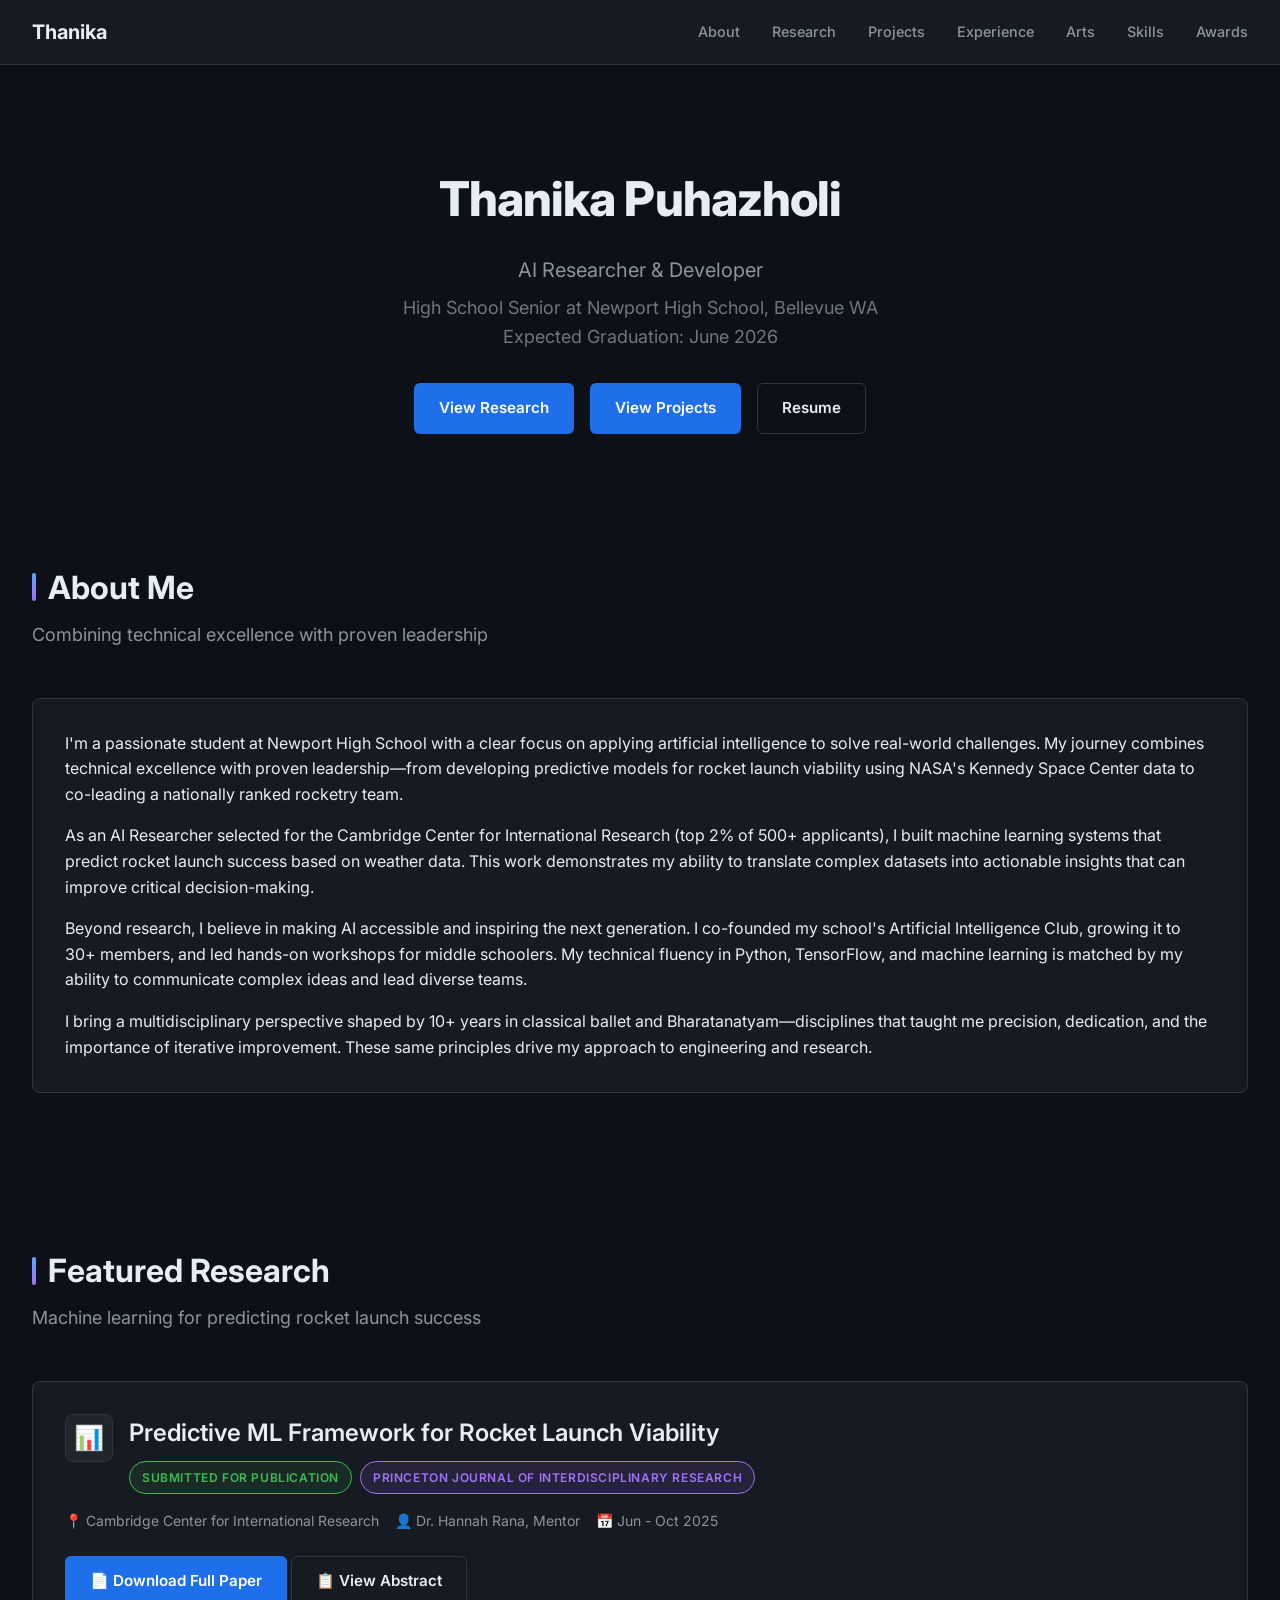
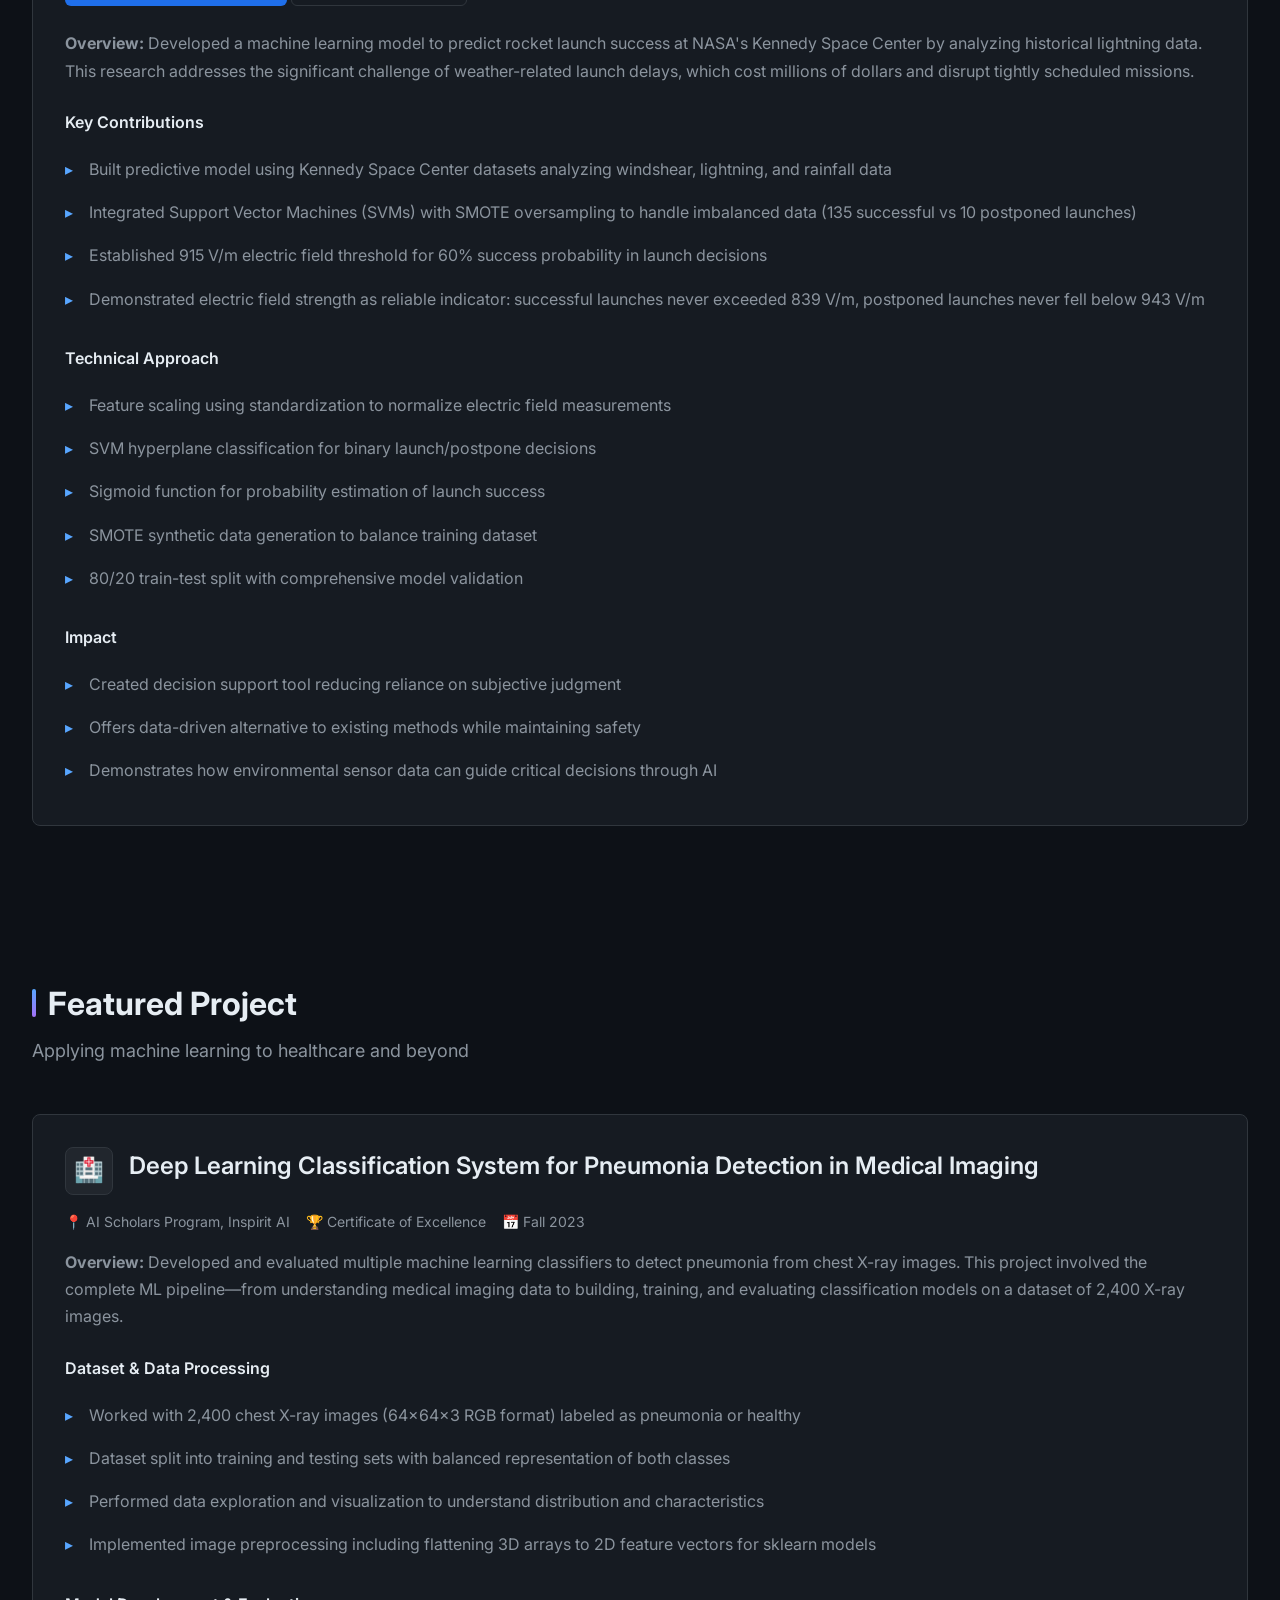
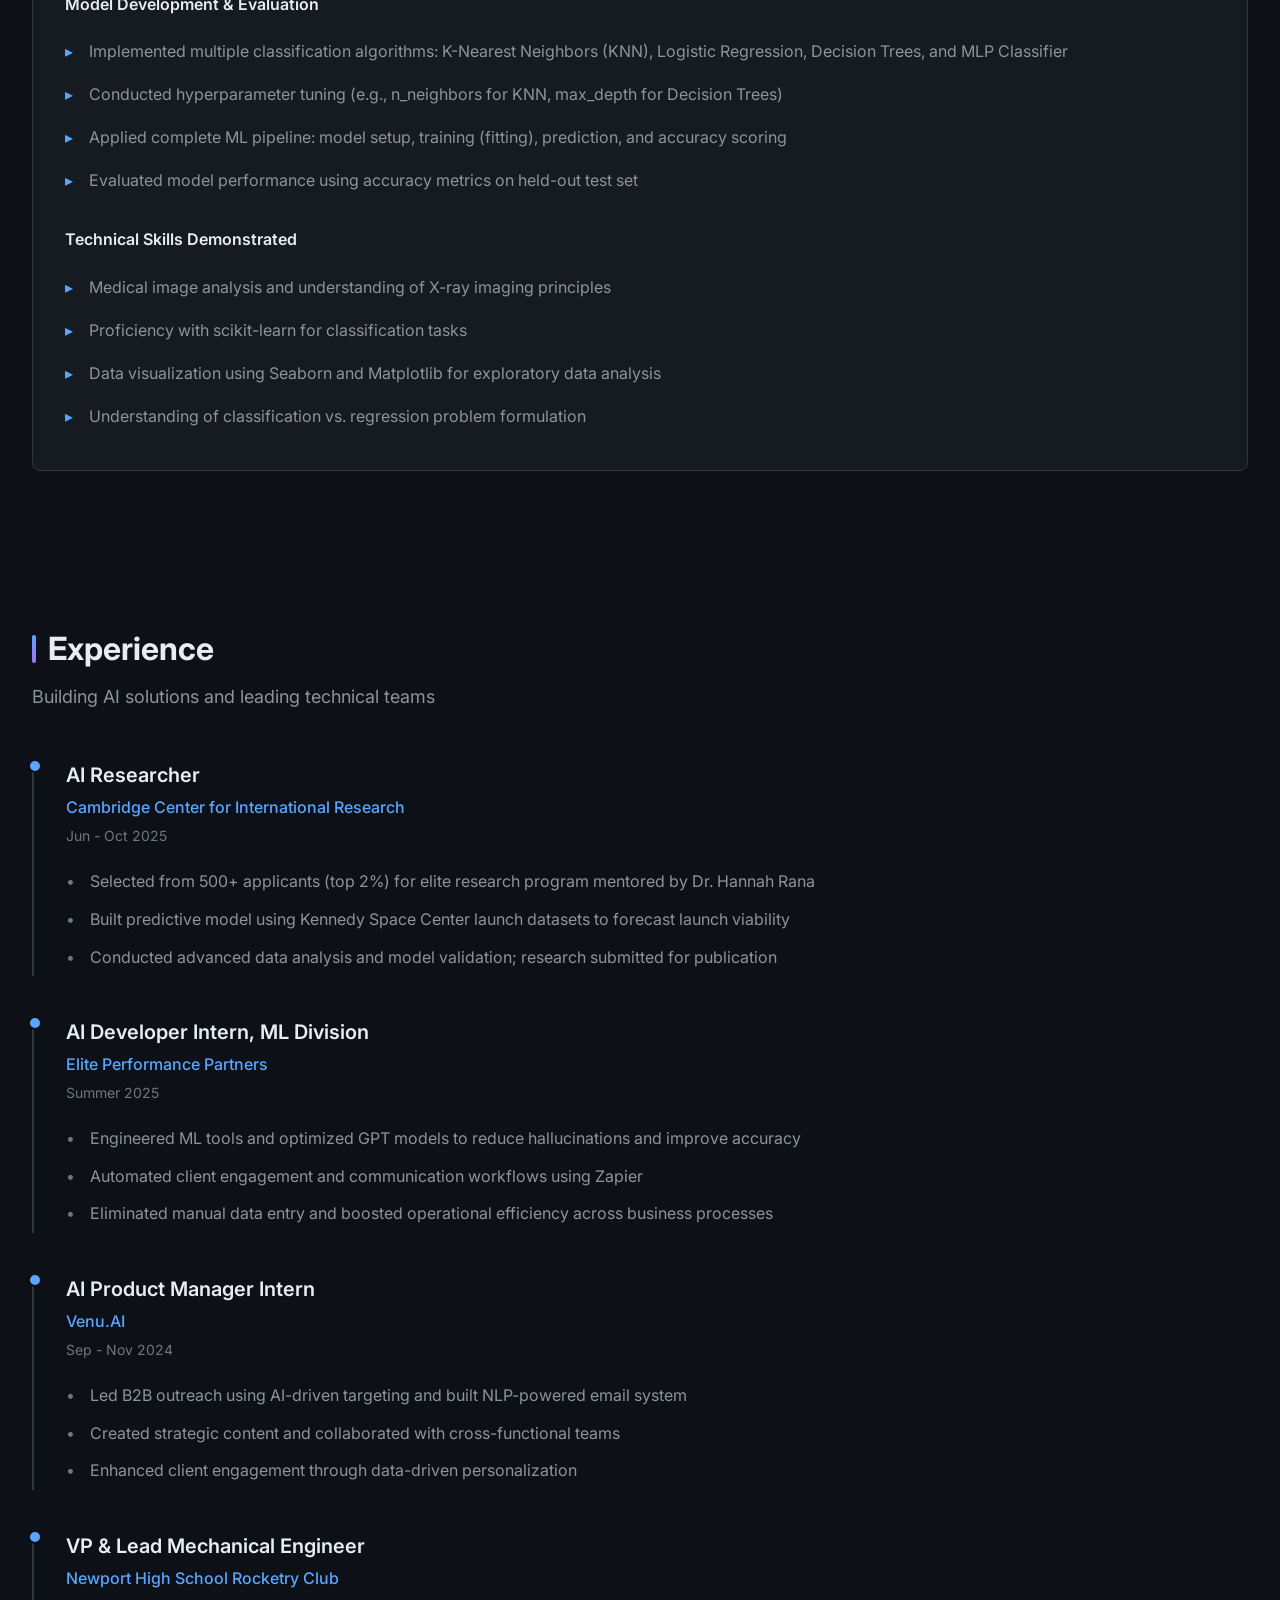
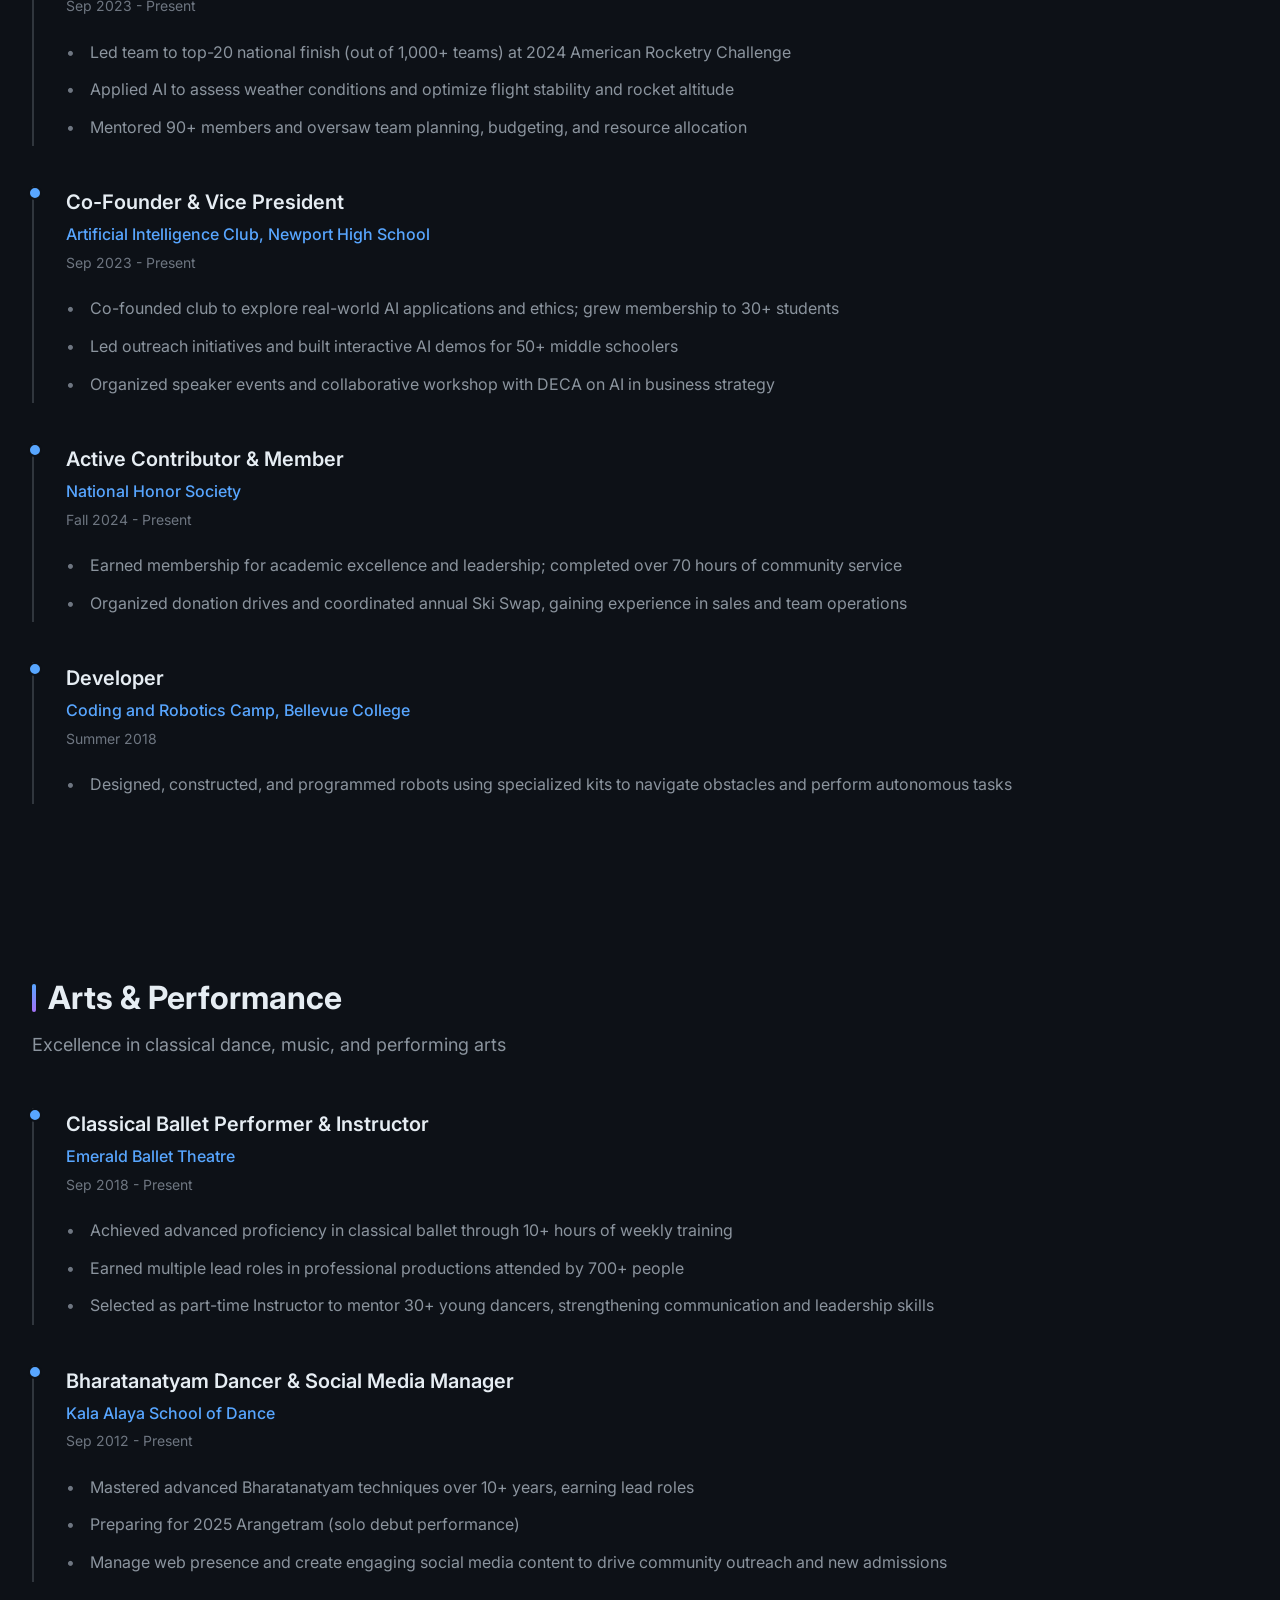
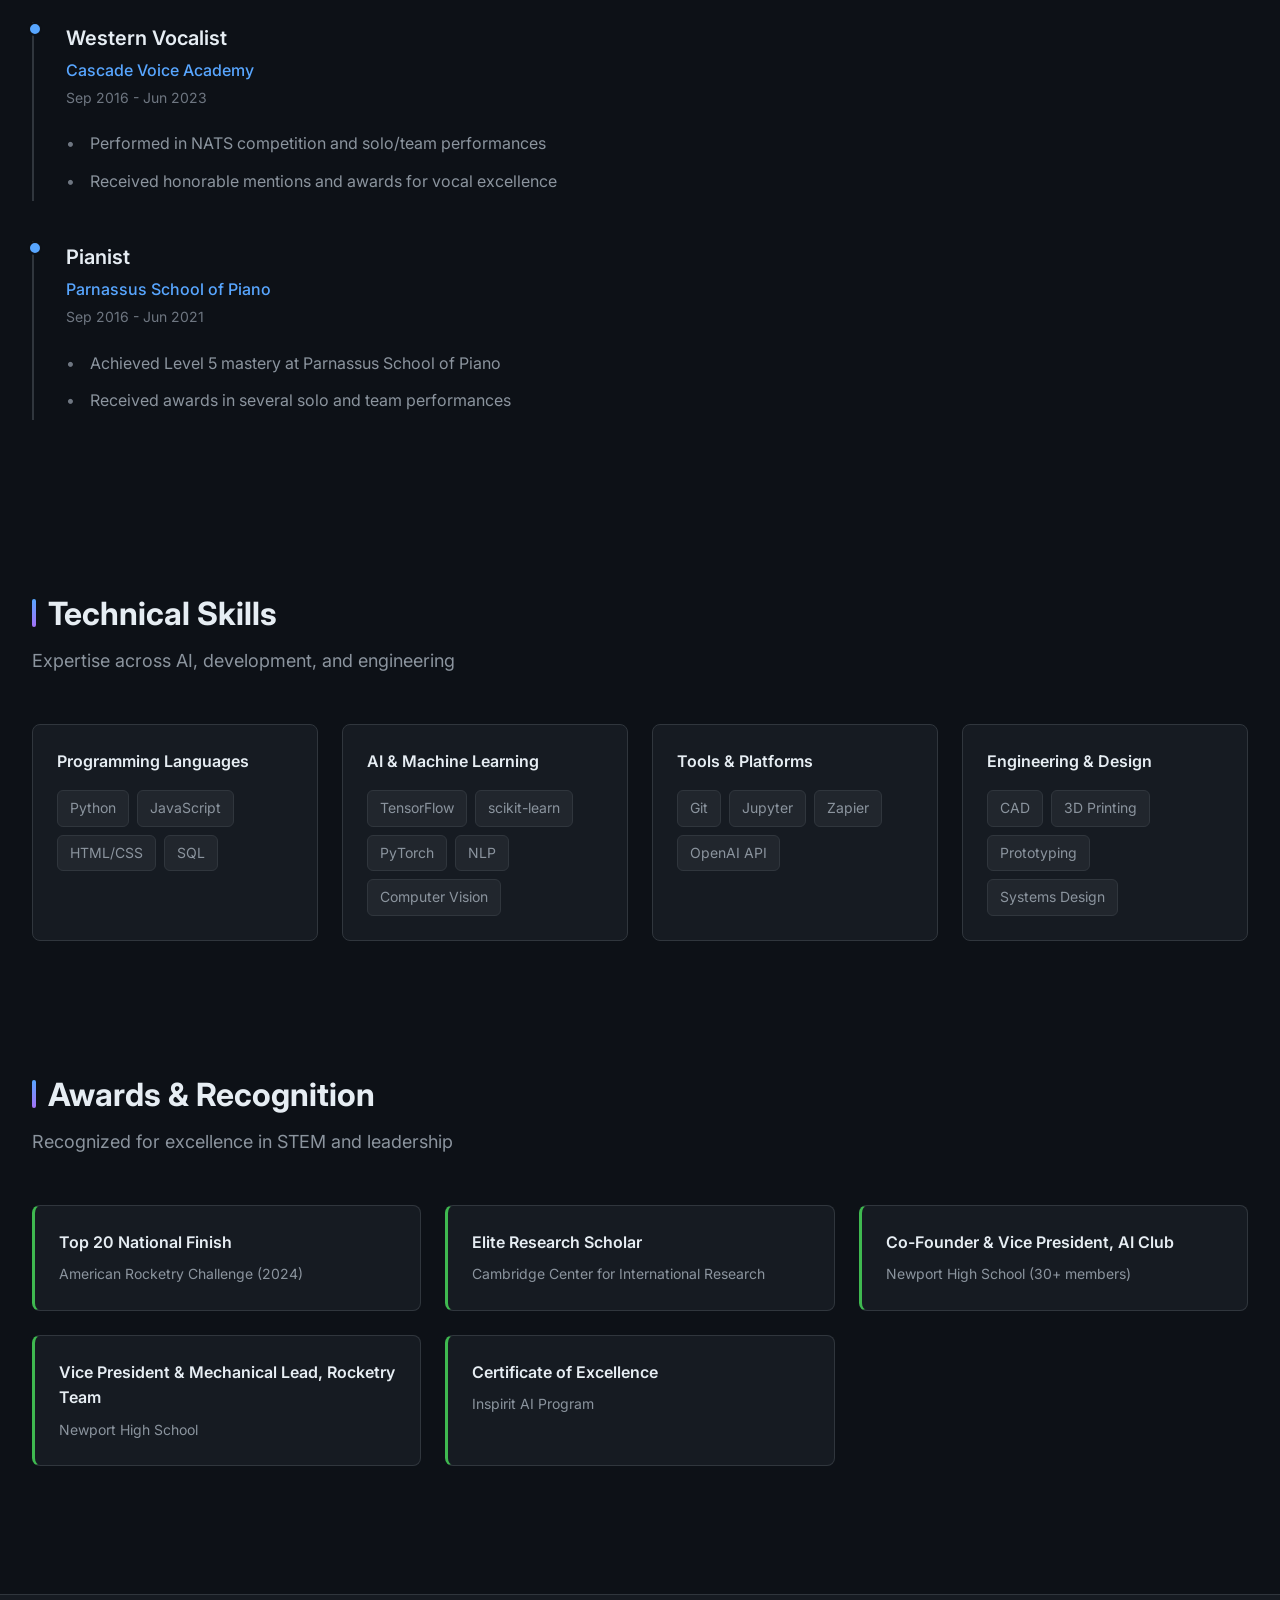
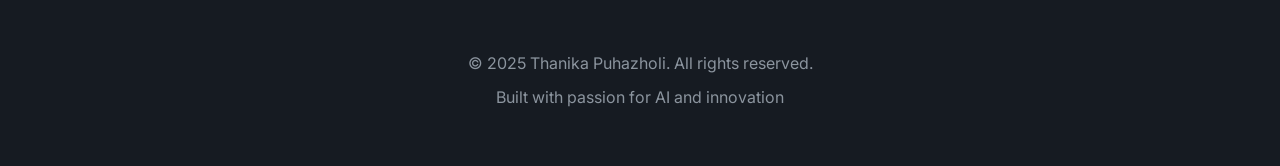
<file: index.html>
<!DOCTYPE html>
<html lang="en">
<head>
    <meta charset="UTF-8">
    <meta name="viewport" content="width=device-width, initial-scale=1.0">
    <title>Thanika Puhazholi - High School Senior, AI Researcher & Developer</title>
     <!-- Custom T favicon -->
    <link rel="icon" href="data:image/svg+xml,<svg xmlns='http://www.w3.org/2000/svg' viewBox='0 0 100 100'><rect width='100' height='100' fill='%231f6feb'/><text x='50' y='75' font-size='70' text-anchor='middle' fill='white' font-family='Inter, sans-serif' font-weight='bold'>T</text></svg>">
    <link href="https://fonts.googleapis.com/css2?family=Inter:wght@300;400;500;600;700;800&display=swap" rel="stylesheet">

    <style>
        * {
            margin: 0;
            padding: 0;
            box-sizing: border-box;
        }

        :root {
            --bg-primary: #0d1117;
            --bg-secondary: #161b22;
            --bg-tertiary: #21262d;
            --bg-hover: #30363d;
            --border: #30363d;
            --text-primary: #e6edf3;
            --text-secondary: #8b949e;
            --text-muted: #6e7681;
            --accent-primary: #58a6ff;
            --accent-secondary: #1f6feb;
            --accent-tertiary: #388bfd;
            --success: #3fb950;
            --warning: #d29922;
            --purple: #a371f7;
            --shadow: rgba(0, 0, 0, 0.5);
        }

        body {
            font-family: 'Inter', -apple-system, BlinkMacSystemFont, 'Segoe UI', sans-serif;
            background: var(--bg-primary);
            color: var(--text-primary);
            line-height: 1.6;
            -webkit-font-smoothing: antialiased;
        }

        /* Header */
        header {
            background: var(--bg-secondary);
            border-bottom: 1px solid var(--border);
            padding: 1rem 0;
            position: sticky;
            top: 0;
            z-index: 100;
            backdrop-filter: blur(10px);
        }

        nav {
            max-width: 1280px;
            margin: 0 auto;
            padding: 0 2rem;
            display: flex;
            justify-content: space-between;
            align-items: center;
        }

        .logo {
            font-size: 1.25rem;
            font-weight: 700;
            color: var(--text-primary);
            text-decoration: none;
        }

        .nav-links {
            display: flex;
            gap: 2rem;
            list-style: none;
        }

        .nav-links a {
            color: var(--text-secondary);
            text-decoration: none;
            font-weight: 500;
            font-size: 0.9rem;
            transition: color 0.2s;
        }

        .nav-links a:hover {
            color: var(--text-primary);
        }

        /* Container */
        .container {
            max-width: 1280px;
            margin: 0 auto;
            padding: 0 2rem;
        }

        /* Hero Section */
        .hero {
            padding: 6rem 0 4rem;
            text-align: center;
        }

        .hero h1 {
            font-size: 3rem;
            font-weight: 800;
            margin-bottom: 1rem;
            letter-spacing: -0.02em;
        }

        .hero-subtitle {
            font-size: 1.25rem;
            color: var(--text-secondary);
            margin-bottom: 0.5rem;
        }

        .hero-description {
            font-size: 1.125rem;
            color: var(--text-muted);
            max-width: 600px;
            margin: 0 auto 2rem;
        }

        .hero-buttons {
            display: flex;
            gap: 1rem;
            justify-content: center;
            flex-wrap: wrap;
        }

        .btn {
            padding: 0.75rem 1.5rem;
            border-radius: 6px;
            text-decoration: none;
            font-weight: 600;
            font-size: 0.95rem;
            transition: all 0.2s;
            display: inline-flex;
            align-items: center;
            gap: 0.5rem;
        }

        .btn-primary {
            background: var(--accent-secondary);
            color: white;
            border: 1px solid transparent;
        }

        .btn-primary:hover {
            background: var(--accent-tertiary);
        }

        .btn-secondary {
            background: transparent;
            color: var(--text-primary);
            border: 1px solid var(--border);
        }

        .btn-secondary:hover {
            border-color: var(--text-secondary);
        }

        /* Section */
        section {
            padding: 4rem 0;
        }

        .section-header {
            margin-bottom: 3rem;
        }

        .section-title {
            font-size: 2rem;
            font-weight: 700;
            margin-bottom: 0.5rem;
            display: flex;
            align-items: center;
            gap: 0.75rem;
        }

        .section-title::before {
            content: '';
            width: 4px;
            height: 28px;
            background: linear-gradient(180deg, var(--accent-primary), var(--purple));
            border-radius: 2px;
        }

        .section-description {
            color: var(--text-secondary);
            font-size: 1.125rem;
        }

        /* Cards */
        .card {
            background: var(--bg-secondary);
            border: 1px solid var(--border);
            border-radius: 8px;
            padding: 2rem;
            margin-bottom: 1.5rem;
            transition: all 0.2s;
        }

        .card:hover {
            border-color: var(--text-muted);
            box-shadow: 0 8px 24px var(--shadow);
        }

        .card-header {
            display: flex;
            align-items: flex-start;
            gap: 1rem;
            margin-bottom: 1rem;
        }

        .card-icon {
            width: 48px;
            height: 48px;
            background: var(--bg-tertiary);
            border: 1px solid var(--border);
            border-radius: 8px;
            display: flex;
            align-items: center;
            justify-content: center;
            font-size: 1.5rem;
            flex-shrink: 0;
        }

        .card-title {
            font-size: 1.5rem;
            font-weight: 600;
            margin-bottom: 0.5rem;
        }

        .card-meta {
            display: flex;
            flex-wrap: wrap;
            gap: 1rem;
            margin-bottom: 1rem;
            font-size: 0.875rem;
            color: var(--text-secondary);
        }

        .badge {
            display: inline-block;
            padding: 0.375rem 0.75rem;
            background: var(--bg-tertiary);
            border: 1px solid var(--border);
            border-radius: 20px;
            font-size: 0.75rem;
            font-weight: 600;
            text-transform: uppercase;
            letter-spacing: 0.05em;
        }

        .badge-success {
            background: rgba(63, 185, 80, 0.1);
            border-color: var(--success);
            color: var(--success);
        }

        .badge-warning {
            background: rgba(210, 153, 34, 0.1);
            border-color: var(--warning);
            color: var(--warning);
        }

        .badge-purple {
            background: rgba(163, 113, 247, 0.1);
            border-color: var(--purple);
            color: var(--purple);
        }

        .card-content {
            color: var(--text-secondary);
            line-height: 1.7;
        }

        .card-content h4 {
            color: var(--text-primary);
            font-weight: 600;
            margin: 1.5rem 0 0.75rem;
            font-size: 1rem;
        }

        .card-content ul {
            list-style: none;
            padding-left: 0;
        }

        .card-content li {
            padding: 0.5rem 0 0.5rem 1.5rem;
            position: relative;
        }

        .card-content li::before {
            content: '▸';
            position: absolute;
            left: 0;
            color: var(--accent-primary);
        }

        /* Experience Timeline */
        .experience-item {
            border-left: 2px solid var(--border);
            padding-left: 2rem;
            margin-bottom: 2.5rem;
            position: relative;
        }

        .experience-item::before {
            content: '';
            position: absolute;
            left: -6px;
            top: 0;
            width: 10px;
            height: 10px;
            background: var(--accent-primary);
            border-radius: 50%;
            border: 2px solid var(--bg-primary);
        }

        .experience-header {
            margin-bottom: 1rem;
        }

        .experience-title {
            font-size: 1.25rem;
            font-weight: 600;
            margin-bottom: 0.25rem;
        }

        .experience-org {
            color: var(--accent-primary);
            font-weight: 500;
        }

        .experience-date {
            color: var(--text-muted);
            font-size: 0.875rem;
            margin-top: 0.25rem;
        }

        .experience-description {
            list-style: none;
            padding-left: 0;
            color: var(--text-secondary);
        }

        .experience-description li {
            padding: 0.375rem 0 0.375rem 1.5rem;
            position: relative;
        }

        .experience-description li::before {
            content: '•';
            position: absolute;
            left: 0;
            color: var(--text-muted);
        }

        /* Skills Grid */
        .skills-grid {
            display: grid;
            grid-template-columns: repeat(auto-fit, minmax(280px, 1fr));
            gap: 1.5rem;
        }

        .skill-group {
            background: var(--bg-secondary);
            border: 1px solid var(--border);
            border-radius: 8px;
            padding: 1.5rem;
        }

        .skill-group h3 {
            font-size: 1rem;
            font-weight: 600;
            margin-bottom: 1rem;
            color: var(--text-primary);
        }

        .skill-tags {
            display: flex;
            flex-wrap: wrap;
            gap: 0.5rem;
        }

        .skill-tag {
            background: var(--bg-tertiary);
            border: 1px solid var(--border);
            padding: 0.375rem 0.75rem;
            border-radius: 6px;
            font-size: 0.875rem;
            color: var(--text-secondary);
            transition: all 0.2s;
        }

        .skill-tag:hover {
            border-color: var(--accent-primary);
            color: var(--accent-primary);
        }

        /* Awards Grid */
        .awards-grid {
            display: grid;
            grid-template-columns: repeat(auto-fit, minmax(300px, 1fr));
            gap: 1.5rem;
        }

        .award-card {
            background: var(--bg-secondary);
            border: 1px solid var(--border);
            border-left: 3px solid var(--success);
            border-radius: 8px;
            padding: 1.5rem;
            transition: all 0.2s;
        }

        .award-card:hover {
            border-left-color: var(--accent-primary);
            box-shadow: 0 4px 16px var(--shadow);
        }

        .award-name {
            font-weight: 600;
            margin-bottom: 0.5rem;
        }

        .award-org {
            color: var(--text-secondary);
            font-size: 0.875rem;
        }

        /* Footer */
        footer {
            background: var(--bg-secondary);
            border-top: 1px solid var(--border);
            padding: 3rem 0;
            margin-top: 4rem;
            text-align: center;
        }

        footer p {
            color: var(--text-secondary);
            margin: 0.5rem 0;
        }

        /* Responsive */
        @media (max-width: 768px) {
            .hero h1 {
                font-size: 2rem;
            }

            .nav-links {
                gap: 1rem;
            }

            .section-title {
                font-size: 1.5rem;
            }

            .skills-grid,
            .awards-grid {
                grid-template-columns: 1fr;
            }
        }

        /* Smooth Scroll */
        html {
            scroll-behavior: smooth;
        }

        ::selection {
            background: var(--accent-primary);
            color: var(--bg-primary);
        }
    </style>
</head>
<body>
    <header>
        <nav>
            <a href="#" class="logo">Thanika</a>
            <ul class="nav-links">
                <li><a href="#about">About</a></li>
                <li><a href="#research">Research</a></li>
                <li><a href="#projects">Projects</a></li>
                <li><a href="#experience">Experience</a></li>
                <li><a href="#arts">Arts</a></li>
                <li><a href="#skills">Skills</a></li>
                <li><a href="#awards">Awards</a></li>
            </ul>
        </nav>
    </header>

    <main>
        <div class="container">
            <section class="hero">
                <h1>Thanika Puhazholi</h1>
                <div class="hero-subtitle">AI Researcher & Developer</div>
                <p class="hero-description">High School Senior at Newport High School, Bellevue WA<br>Expected Graduation: June 2026</p>
                <div class="hero-buttons">
                    <a href="#research" class="btn btn-primary">
                        <span>View Research</span>
                    </a>
                    <a href="#projects" class="btn btn-primary">
                        <span>View Projects</span>
                    </a>
                    <a href="thanikaresume.pdf" class="btn btn-secondary" target="_blank">
                        <span>Resume</span>
                    </a>
                    
                </div>
            </section>
            <section id="about">
                <div class="section-header">
                    <h2 class="section-title">About Me</h2>
                    <p class="section-description">Combining technical excellence with proven leadership</p>
                </div>
                <div class="card">
                    <p style="margin-bottom: 1rem;">I'm a passionate student at Newport High School with a clear focus on applying artificial intelligence to solve real-world challenges. My journey combines technical excellence with proven leadership—from developing predictive models for rocket launch viability using NASA's Kennedy Space Center data to co-leading a nationally ranked rocketry team.</p>
                    
                    <p style="margin-bottom: 1rem;">As an AI Researcher selected for the Cambridge Center for International Research (top 2% of 500+ applicants), I built machine learning systems that predict rocket launch success based on weather data. This work demonstrates my ability to translate complex datasets into actionable insights that can improve critical decision-making.</p>
                    
                    <p style="margin-bottom: 1rem;">Beyond research, I believe in making AI accessible and inspiring the next generation. I co-founded my school's Artificial Intelligence Club, growing it to 30+ members, and led hands-on workshops for middle schoolers. My technical fluency in Python, TensorFlow, and machine learning is matched by my ability to communicate complex ideas and lead diverse teams.</p>
                    
                    <p>I bring a multidisciplinary perspective shaped by 10+ years in classical ballet and Bharatanatyam—disciplines that taught me precision, dedication, and the importance of iterative improvement. These same principles drive my approach to engineering and research.</p>
                </div>
            </section>

            <section id="research">
                <div class="section-header">
                    <h2 class="section-title">Featured Research</h2>
                    <p class="section-description">Machine learning for predicting rocket launch success</p>
                </div>
                
                <div class="card">
                    <div class="card-header">
                        <div class="card-icon">📊</div>
                        <div style="flex: 1;">
                            <h3 class="card-title">Predictive ML Framework for Rocket Launch Viability</h3>
                            <div style="display: flex; gap: 0.5rem; flex-wrap: wrap;">
                                <span class="badge badge-success">Submitted for Publication</span>
                                <span class="badge badge-purple">Princeton Journal of Interdisciplinary Research</span>
                            </div>
                        </div>
                    </div>
                    
                    <div class="card-meta">
                        <span>📍 Cambridge Center for International Research</span>
                        <span>👤 Dr. Hannah Rana, Mentor</span>
                        <span>📅 Jun - Oct 2025</span>
                    </div>

                    <div style="margin: 1.5rem 0;">
                        <a href="launchpredictresearch.pdf" class="btn btn-primary" target="_blank">
                            <span>📄 Download Full Paper</span>
                        </a>
                        <a href="launchpredictabstract.pdf" class="btn btn-secondary" target="_blank">
                            <span>📋 View Abstract</span>
                        </a>
                    </div>

                    <div class="card-content">
                        <p><strong>Overview:</strong> Developed a machine learning model to predict rocket launch success at NASA's Kennedy Space Center by analyzing historical lightning data. This research addresses the significant challenge of weather-related launch delays, which cost millions of dollars and disrupt tightly scheduled missions.</p>

                        <h4>Key Contributions</h4>
                        <ul>
                            <li>Built predictive model using Kennedy Space Center datasets analyzing windshear, lightning, and rainfall data</li>
                            <li>Integrated Support Vector Machines (SVMs) with SMOTE oversampling to handle imbalanced data (135 successful vs 10 postponed launches)</li>
                            <li>Established 915 V/m electric field threshold for 60% success probability in launch decisions</li>
                            <li>Demonstrated electric field strength as reliable indicator: successful launches never exceeded 839 V/m, postponed launches never fell below 943 V/m</li>
                        </ul>

                        <h4>Technical Approach</h4>
                        <ul>
                            <li>Feature scaling using standardization to normalize electric field measurements</li>
                            <li>SVM hyperplane classification for binary launch/postpone decisions</li>
                            <li>Sigmoid function for probability estimation of launch success</li>
                            <li>SMOTE synthetic data generation to balance training dataset</li>
                            <li>80/20 train-test split with comprehensive model validation</li>
                        </ul>

                        <h4>Impact</h4>
                        <ul>
                            <li>Created decision support tool reducing reliance on subjective judgment</li>
                            <li>Offers data-driven alternative to existing methods while maintaining safety</li>
                            <li>Demonstrates how environmental sensor data can guide critical decisions through AI</li>
                        </ul>
                    </div>
                </div>
            </section>

            <section id="projects">
                <div class="section-header">
                    <h2 class="section-title">Featured Project</h2>
                    <p class="section-description">Applying machine learning to healthcare and beyond</p>
                </div>

                <div class="card">
                    <div class="card-header">
                        <div class="card-icon">🏥</div>
                        <div style="flex: 1;">
                            <h3 class="card-title"> Deep Learning Classification System for Pneumonia Detection in Medical Imaging</h3>
                        </div>
                    </div>
                    
                    <div class="card-meta">
                        <span>📍 AI Scholars Program, Inspirit AI</span>
                        <span>🏆 Certificate of Excellence</span>
                        <span>📅 Fall 2023</span>
                    </div>

                    <div class="card-content">
                        <p><strong>Overview:</strong> Developed and evaluated multiple machine learning classifiers to detect pneumonia from chest X-ray images. This project involved the complete ML pipeline—from understanding medical imaging data to building, training, and evaluating classification models on a dataset of 2,400 X-ray images.</p>

                        <h4>Dataset & Data Processing</h4>
                        <ul>
                            <li>Worked with 2,400 chest X-ray images (64×64×3 RGB format) labeled as pneumonia or healthy</li>
                            <li>Dataset split into training and testing sets with balanced representation of both classes</li>
                            <li>Performed data exploration and visualization to understand distribution and characteristics</li>
                            <li>Implemented image preprocessing including flattening 3D arrays to 2D feature vectors for sklearn models</li>
                        </ul>

                        <h4>Model Development & Evaluation</h4>
                        <ul>
                            <li>Implemented multiple classification algorithms: K-Nearest Neighbors (KNN), Logistic Regression, Decision Trees, and MLP Classifier</li>
                            <li>Conducted hyperparameter tuning (e.g., n_neighbors for KNN, max_depth for Decision Trees)</li>
                            <li>Applied complete ML pipeline: model setup, training (fitting), prediction, and accuracy scoring</li>
                            <li>Evaluated model performance using accuracy metrics on held-out test set</li>
                        </ul>

                        <h4>Technical Skills Demonstrated</h4>
                        <ul>
                            <li>Medical image analysis and understanding of X-ray imaging principles</li>
                            <li>Proficiency with scikit-learn for classification tasks</li>
                            <li>Data visualization using Seaborn and Matplotlib for exploratory data analysis</li>
                            <li>Understanding of classification vs. regression problem formulation</li>
                        </ul>
                    </div>
                </div>
            </section>

            <section id="experience">
                <div class="section-header">
                    <h2 class="section-title">Experience</h2>
                    <p class="section-description">Building AI solutions and leading technical teams</p>
                </div>

                <div class="experience-item">
                    <div class="experience-header">
                        <div class="experience-title">AI Researcher</div>
                        <div class="experience-org">Cambridge Center for International Research</div>
                        <div class="experience-date">Jun - Oct 2025</div>
                    </div>
                    <ul class="experience-description">
                        <li>Selected from 500+ applicants (top 2%) for elite research program mentored by Dr. Hannah Rana</li>
                        <li>Built predictive model using Kennedy Space Center launch datasets to forecast launch viability</li>
                        <li>Conducted advanced data analysis and model validation; research submitted for publication</li>
                    </ul>
                </div>

                <div class="experience-item">
                    <div class="experience-header">
                        <div class="experience-title">AI Developer Intern, ML Division</div>
                        <div class="experience-org">Elite Performance Partners</div>
                        <div class="experience-date">Summer 2025</div>
                    </div>
                    <ul class="experience-description">
                        <li>Engineered ML tools and optimized GPT models to reduce hallucinations and improve accuracy</li>
                        <li>Automated client engagement and communication workflows using Zapier</li>
                        <li>Eliminated manual data entry and boosted operational efficiency across business processes</li>
                    </ul>
                </div>

                <div class="experience-item">
                    <div class="experience-header">
                        <div class="experience-title">AI Product Manager Intern</div>
                        <div class="experience-org">Venu.AI</div>
                        <div class="experience-date">Sep - Nov 2024</div>
                    </div>
                    <ul class="experience-description">
                        <li>Led B2B outreach using AI-driven targeting and built NLP-powered email system</li>
                        <li>Created strategic content and collaborated with cross-functional teams</li>
                        <li>Enhanced client engagement through data-driven personalization</li>
                    </ul>
                </div>

                <div class="experience-item">
                    <div class="experience-header">
                        <div class="experience-title">VP & Lead Mechanical Engineer</div>
                        <div class="experience-org">Newport High School Rocketry Club</div>
                        <div class="experience-date">Sep 2023 - Present</div>
                    </div>
                    <ul class="experience-description">
                        <li>Led team to top-20 national finish (out of 1,000+ teams) at 2024 American Rocketry Challenge</li>
                        <li>Applied AI to assess weather conditions and optimize flight stability and rocket altitude</li>
                        <li>Mentored 90+ members and oversaw team planning, budgeting, and resource allocation</li>
                    </ul>
                </div>

                <div class="experience-item">
                    <div class="experience-header">
                        <div class="experience-title">Co-Founder & Vice President</div>
                        <div class="experience-org">Artificial Intelligence Club, Newport High School</div>
                        <div class="experience-date">Sep 2023 - Present</div>
                    </div>
                    <ul class="experience-description">
                        <li>Co-founded club to explore real-world AI applications and ethics; grew membership to 30+ students</li>
                        <li>Led outreach initiatives and built interactive AI demos for 50+ middle schoolers</li>
                        <li>Organized speaker events and collaborative workshop with DECA on AI in business strategy</li>
                    </ul>
                </div>

                <div class="experience-item">
                    <div class="experience-header">
                        <div class="experience-title">Active Contributor & Member</div>
                        <div class="experience-org">National Honor Society</div>
                        <div class="experience-date">Fall 2024 - Present</div>
                    </div>
                    <ul class="experience-description">
                        <li>Earned membership for academic excellence and leadership; completed over 70 hours of community service</li>
                        <li>Organized donation drives and coordinated annual Ski Swap, gaining experience in sales and team operations</li>
                    </ul>
                </div>

                <div class="experience-item">
                    <div class="experience-header">
                        <div class="experience-title">Developer</div>
                        <div class="experience-org">Coding and Robotics Camp, Bellevue College</div>
                        <div class="experience-date">Summer 2018</div>
                    </div>
                    <ul class="experience-description">
                        <li>Designed, constructed, and programmed robots using specialized kits to navigate obstacles and perform autonomous tasks</li>
                    </ul>
                </div>
            </section>

            <section id="arts">
                <div class="section-header">
                    <h2 class="section-title">Arts & Performance</h2>
                    <p class="section-description">Excellence in classical dance, music, and performing arts</p>
                </div>

                <div class="experience-item">
                    <div class="experience-header">
                        <div class="experience-title">Classical Ballet Performer & Instructor</div>
                        <div class="experience-org">Emerald Ballet Theatre</div>
                        <div class="experience-date">Sep 2018 - Present</div>
                    </div>
                    <ul class="experience-description">
                        <li>Achieved advanced proficiency in classical ballet through 10+ hours of weekly training</li>
                        <li>Earned multiple lead roles in professional productions attended by 700+ people</li>
                        <li>Selected as part-time Instructor to mentor 30+ young dancers, strengthening communication and leadership skills</li>
                    </ul>
                </div>

                <div class="experience-item">
                    <div class="experience-header">
                        <div class="experience-title">Bharatanatyam Dancer & Social Media Manager</div>
                        <div class="experience-org">Kala Alaya School of Dance</div>
                        <div class="experience-date">Sep 2012 - Present</div>
                    </div>
                    <ul class="experience-description">
                        <li>Mastered advanced Bharatanatyam techniques over 10+ years, earning lead roles</li>
                        <li>Preparing for 2025 Arangetram (solo debut performance)</li>
                        <li>Manage web presence and create engaging social media content to drive community outreach and new admissions</li>
                    </ul>
                </div>

                <div class="experience-item">
                    <div class="experience-header">
                        <div class="experience-title">Western Vocalist</div>
                        <div class="experience-org">Cascade Voice Academy</div>
                        <div class="experience-date">Sep 2016 - Jun 2023</div>
                    </div>
                    <ul class="experience-description">
                        <li>Performed in NATS competition and solo/team performances</li>
                        <li>Received honorable mentions and awards for vocal excellence</li>
                    </ul>
                </div>

                <div class="experience-item">
                    <div class="experience-header">
                        <div class="experience-title">Pianist</div>
                        <div class="experience-org">Parnassus School of Piano</div>
                        <div class="experience-date">Sep 2016 - Jun 2021</div>
                    </div>
                    <ul class="experience-description">
                        <li>Achieved Level 5 mastery at Parnassus School of Piano</li>
                        <li>Received awards in several solo and team performances</li>
                    </ul>
                </div>
            </section>

            <section id="skills">
                <div class="section-header">
                    <h2 class="section-title">Technical Skills</h2>
                    <p class="section-description">Expertise across AI, development, and engineering</p>
                </div>

                <div class="skills-grid">
                    <div class="skill-group">
                        <h3>Programming Languages</h3>
                        <div class="skill-tags">
                            <span class="skill-tag">Python</span>
                            <span class="skill-tag">JavaScript</span>
                            <span class="skill-tag">HTML/CSS</span>
                            <span class="skill-tag">SQL</span>
                        </div>
                    </div>

                    <div class="skill-group">
                        <h3>AI & Machine Learning</h3>
                        <div class="skill-tags">
                            <span class="skill-tag">TensorFlow</span>
                            <span class="skill-tag">scikit-learn</span>
                            <span class="skill-tag">PyTorch</span>
                            <span class="skill-tag">NLP</span>
                            <span class="skill-tag">Computer Vision</span>
                        </div>
                    </div>

                    <div class="skill-group">
                        <h3>Tools & Platforms</h3>
                        <div class="skill-tags">
                            <span class="skill-tag">Git</span>
                            <span class="skill-tag">Jupyter</span>
                            <span class="skill-tag">Zapier</span>
                            <span class="skill-tag">OpenAI API</span>
                        </div>
                    </div>

                    <div class="skill-group">
                        <h3>Engineering & Design</h3>
                        <div class="skill-tags">
                            <span class="skill-tag">CAD</span>
                            <span class="skill-tag">3D Printing</span>
                            <span class="skill-tag">Prototyping</span>
                            <span class="skill-tag">Systems Design</span>
                        </div>
                    </div>
                </div>
            </section>

            <section id="awards">
                <div class="section-header">
                    <h2 class="section-title">Awards & Recognition</h2>
                    <p class="section-description">Recognized for excellence in STEM and leadership</p>
                </div>

                <div class="awards-grid">
                    <div class="award-card">
                        <div class="award-name">Top 20 National Finish</div>
                        <div class="award-org">American Rocketry Challenge (2024)</div>
                    </div>

                     <div class="award-card">
                        <div class="award-name">Elite Research Scholar</div>
                        <div class="award-org">Cambridge Center for International Research</div>
                    </div>

                    <div class="award-card">
                        <div class="award-name">Co-Founder & Vice President, AI Club </div>
                        <div class="award-org">Newport High School (30+ members)</div>
                    </div>

                    <div class="award-card">
                        <div class="award-name">Vice President & Mechanical Lead, Rocketry Team</div>
                        <div class="award-org">Newport High School</div>
                    </div>

                    <div class="award-card">
                        <div class="award-name">Certificate of Excellence</div>
                        <div class="award-org">Inspirit AI Program</div>
                    </div>
                </div>
            </section>
        </div>
    </main>

    <footer>
        <div class="container">
            <p>© 2025 Thanika Puhazholi. All rights reserved.</p>
            <p>Built with passion for AI and innovation</p>
        </div>
    </footer>
</body>
</html>
</file>
